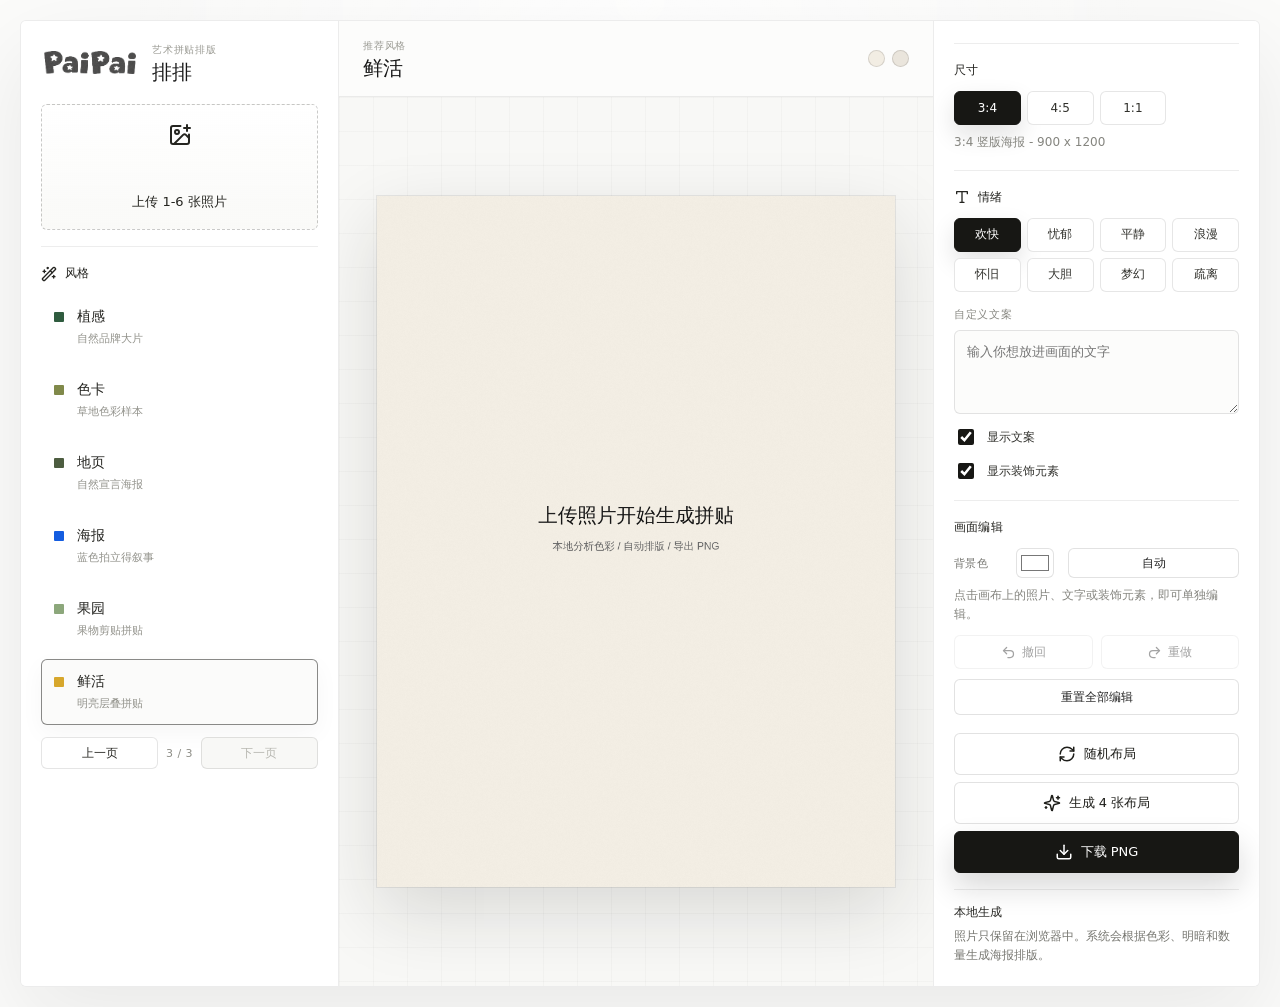
<file: index.html>
<!doctype html>
<html lang="zh-CN">
  <head>
    <meta charset="UTF-8" />
    <meta name="viewport" content="width=device-width, initial-scale=1.0" />
    <link rel="icon" type="image/png" href="./favicon.png?v=3" />
    <link rel="shortcut icon" href="./favicon.ico?v=3" />
    <link rel="apple-touch-icon" href="./favicon.png?v=3" />
    <title>&#25490;&#25490; PaiPai</title>
    <script type="module" crossorigin src="./assets/index-TgkvN9bP.js"></script>
    <link rel="stylesheet" crossorigin href="./assets/index-Co8rrN3u.css">
  </head>
  <body>
    <div id="root"></div>
  </body>
</html>
</file>
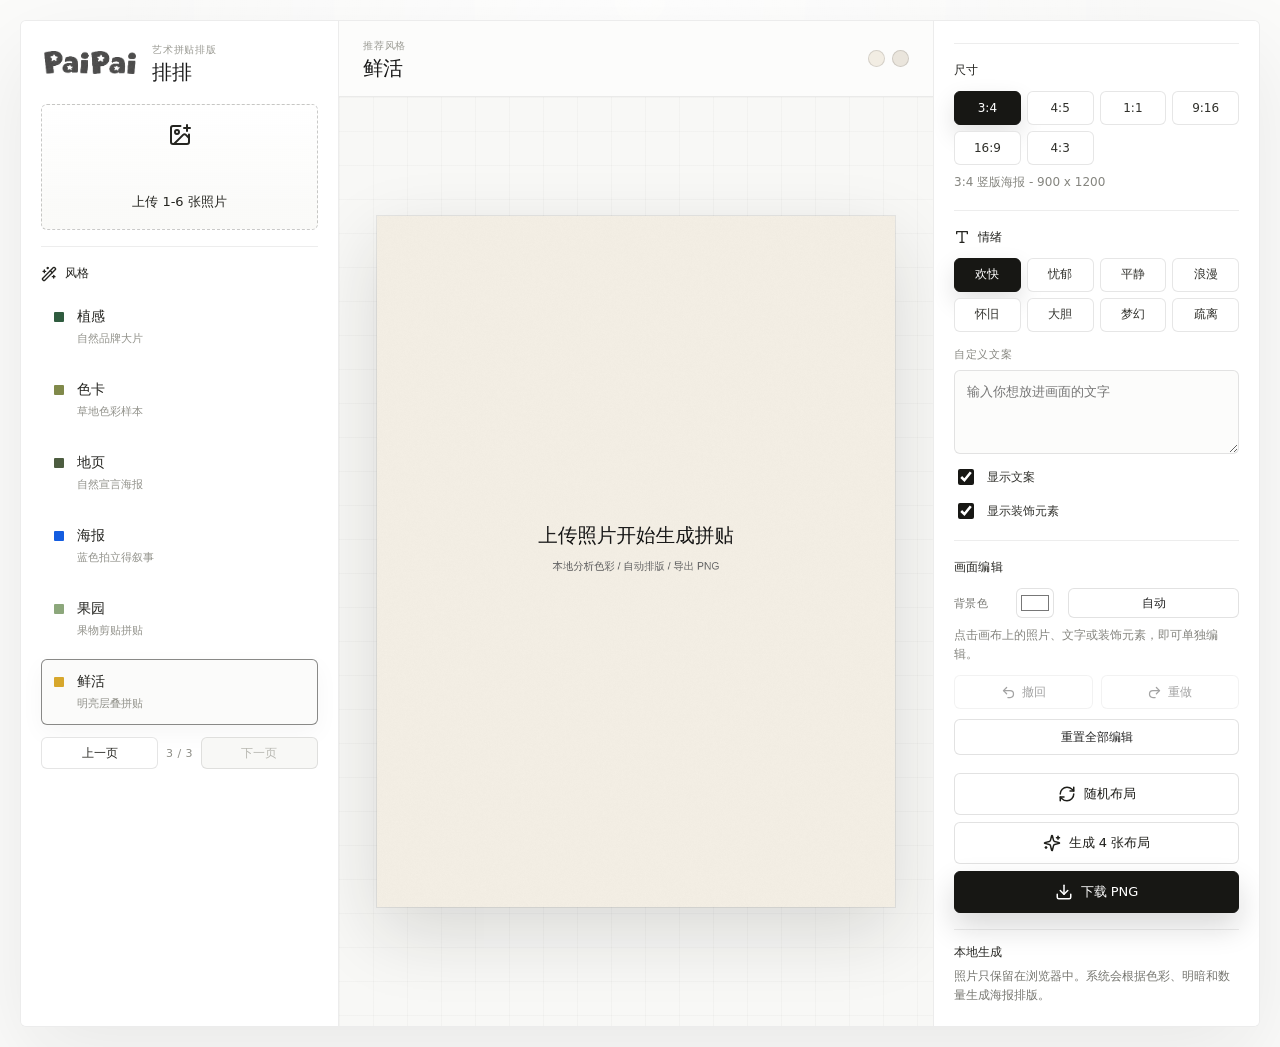
<file: PaiPai项目文件-GitHub部署/index.html>
<!doctype html>
<html lang="zh-CN">
  <head>
    <meta charset="UTF-8" />
    <meta name="viewport" content="width=device-width, initial-scale=1.0" />
    <link rel="icon" type="image/png" href="./favicon.png?v=3" />
    <link rel="shortcut icon" href="./favicon.ico?v=3" />
    <link rel="apple-touch-icon" href="./favicon.png?v=3" />
    <title>&#25490;&#25490; PaiPai</title>
    <script type="module" crossorigin src="./assets/index-KYns_9SV.js"></script>
    <link rel="stylesheet" crossorigin href="./assets/index-Co8rrN3u.css">
  </head>
  <body>
    <div id="root"></div>
  </body>
</html>
</file>
<file: assets/index-Co8rrN3u.css>
:root{color:#171717;background:#fbfbfa;font-family:Inter,PingFang SC,Microsoft YaHei,system-ui,-apple-system,BlinkMacSystemFont,Segoe UI,sans-serif;font-synthesis:none;text-rendering:optimizeLegibility}*{box-sizing:border-box}body{margin:0;min-width:320px;min-height:100vh;background:linear-gradient(180deg,#fff,#f7f7f4)}button,input,textarea{font:inherit}button{cursor:pointer;transition:background .16s ease,border-color .16s ease,color .16s ease,box-shadow .16s ease,transform .16s ease}.app-shell{min-height:100vh;padding:20px;background:radial-gradient(circle at 50% 0%,#ffffffeb,#fff0 42%),#fbfbfa}.workspace{display:grid;grid-template-columns:minmax(260px,318px) minmax(420px,1fr) minmax(270px,326px);gap:0;min-height:calc(100vh - 40px);overflow:hidden;background:#ffffffdb;border:1px solid rgba(24,24,22,.08);border-radius:6px;box-shadow:0 32px 88px #1a1a1714,0 1px #ffffffe6 inset}.panel,.preview-area{background:#ffffffc7}.panel{padding:22px 20px;overflow:auto}.panel:first-child{border-right:1px solid rgba(24,24,22,.08)}.panel-right{border-left:1px solid rgba(24,24,22,.08)}.brand{display:flex;gap:13px;align-items:center;margin-bottom:22px}.brand-logo{display:block;width:98px;height:auto;object-fit:contain;mix-blend-mode:multiply}.brand p,.topbar p{margin:0 0 5px;color:#9a9a93;font-size:10px;font-weight:400;text-transform:uppercase;letter-spacing:.08em}.brand h1,.topbar h2{margin:0;font-size:20px;font-weight:420;line-height:1;letter-spacing:0}.upload-zone{display:grid;min-height:126px;place-items:center;gap:9px;margin-bottom:16px;color:#252520;border:1px dashed rgba(36,36,32,.24);border-radius:6px;background:linear-gradient(180deg,#ffffffe6,#f7f7f4ad);font-size:13px;font-weight:320}.upload-zone:hover{border-color:#1818157a;background:#fff}.upload-zone input{position:absolute;width:1px;height:1px;opacity:0;pointer-events:none}.thumb-grid{display:grid;grid-template-columns:repeat(3,1fr);gap:7px;margin-bottom:20px}.thumb{position:relative;aspect-ratio:1;overflow:hidden;background:#e8e8e4;border-radius:4px}.thumb img{width:100%;height:100%;object-fit:cover}.thumb button{position:absolute;top:5px;right:5px;display:grid;width:22px;height:22px;place-items:center;color:#fff;background:#00000094;border:0;border-radius:50%}.control-group{padding:18px 0;border-top:1px solid rgba(20,20,20,.075)}.control-title{display:flex;gap:8px;align-items:center;margin-bottom:12px;color:#242420;font-size:12px;font-weight:420;letter-spacing:.02em}.style-list,.action-stack{display:grid;gap:7px}.style-card{display:grid;grid-template-columns:13px 1fr;gap:5px 10px;width:100%;padding:13px 12px;text-align:left;color:#242420;background:transparent;border:1px solid transparent;border-radius:6px}.style-card.selected{background:#fbfbfa;border-color:#18181680;box-shadow:0 8px 24px #1414120a}.style-card:hover{background:#fbfbfa;border-color:#18181629}.style-card span{width:10px;height:10px;margin-top:4px;border-radius:1px}.style-card strong{font-size:14px;font-weight:420}.style-card small{grid-column:2;color:#92928b;font-size:11px;font-weight:300}.style-pagination{display:grid;grid-template-columns:1fr auto 1fr;gap:8px;align-items:center;margin-top:12px}.style-pagination button{min-height:32px;color:#2a2a26;background:#fff;border:1px solid rgba(20,20,20,.11);border-radius:6px;font-size:12px;font-weight:320}.style-pagination button:disabled{cursor:default;color:#b8b8b2;background:#f8f8f6}.style-pagination button:not(:disabled):hover{border-color:#14141252;background:#fbfbfa}.style-pagination span{color:#8e8e87;font-size:11px;font-weight:320;letter-spacing:.04em}.preview-area{display:grid;grid-template-rows:auto minmax(0,1fr);min-width:0;overflow:hidden;background:#fcfcfb}.topbar{display:flex;justify-content:space-between;align-items:center;gap:14px;padding:18px 24px;border-bottom:1px solid rgba(24,24,22,.075)}.palette{display:flex;gap:7px}.palette span{width:17px;height:17px;border:1px solid rgba(0,0,0,.12);border-radius:50%}.canvas-wrap{position:relative;display:grid;place-items:center;min-height:0;padding:38px;overflow:hidden;background:linear-gradient(90deg,rgba(17,17,15,.025) 1px,transparent 1px),linear-gradient(180deg,rgba(17,17,15,.025) 1px,transparent 1px),#f8f8f6;background-size:34px 34px}canvas{position:relative;z-index:1;display:block;width:auto;max-width:100%;height:auto;max-height:calc(100vh - 128px);background:#fff;box-shadow:0 26px 70px #1c1c1824,0 0 0 1px #10100e14,0 1px #ffffffdb inset;cursor:crosshair;touch-action:none}.segmented,.theme-grid{display:grid;grid-template-columns:repeat(4,1fr);gap:6px}.segmented button,.theme-grid button{min-height:34px;padding:0 8px;color:#30302b;background:#fff;border:1px solid rgba(20,20,20,.105);border-radius:6px;font-size:12px;font-weight:320}.segmented button.active,.theme-grid button.active{color:#fff;background:#171714;border-color:#171714;box-shadow:0 10px 24px #1414111f}.segmented button:not(.active):hover,.theme-grid button:not(.active):hover,.secondary-action:hover,.reset-all:hover,.edit-actions button:hover,.batch-download:hover{border-color:#14141252;background:#fbfbfa}.copy-input{display:grid;gap:8px;margin-top:15px}.copy-input span{display:flex;align-items:center;justify-content:space-between;gap:8px;color:#888882;font-size:11px;font-weight:320;text-transform:uppercase;letter-spacing:.06em}.text-clear-button{min-height:24px;padding:0 8px;color:#252525;background:#fff;border:1px solid rgba(20,20,20,.12);border-radius:6px;font-size:11px;font-weight:320}.text-clear-button:hover{border-color:#14141252;background:#fbfbfa}.copy-input textarea{width:100%;resize:vertical;min-height:78px;padding:11px 12px;color:#171717;background:#fcfcfb;border:1px solid rgba(20,20,20,.11);border-radius:6px;outline:none;font-size:13px;line-height:1.55}.copy-input textarea:focus{border-color:#14141285;box-shadow:0 0 0 3px #14141209}.hint{margin:8px 0 0;color:#85857f;font-size:12px;line-height:1.55}.toggle-row{display:flex;gap:10px;align-items:center;margin-top:12px;color:#343430;font-size:12px;font-weight:320}.toggle-row input{width:16px;height:16px;accent-color:#171714}.layer-tabs{display:grid;grid-template-columns:repeat(3,1fr);gap:7px}.layer-tabs button,.edit-actions button{min-height:36px;color:#252525;background:#fff;border:1px solid rgba(20,20,20,.12);border-radius:6px;font-size:12px;font-weight:320}.layer-tabs button.active{color:#fff;background:#111}.range-row{display:grid;grid-template-columns:46px 1fr;gap:10px;align-items:center;margin-top:14px;color:#777772;font-size:11px;font-weight:320;text-transform:uppercase;letter-spacing:.04em}.color-row{display:grid;grid-template-columns:52px 42px 1fr;gap:10px;align-items:center;margin-top:12px;color:#777772;font-size:11px;font-weight:320;text-transform:uppercase;letter-spacing:.04em}.color-row input{width:38px;height:30px;padding:2px;background:#fff;border:1px solid rgba(20,20,20,.12);border-radius:6px}.color-row button{min-height:30px;color:#252525;background:#fff;border:1px solid rgba(20,20,20,.12);border-radius:6px;font-size:12px;font-weight:320}.color-row button:hover{border-color:#14141252;background:#fbfbfa}.range-row input{width:100%;accent-color:#171714}.crop-controls{padding:12px;margin-top:12px;background:#ffffffa3;border:1px solid rgba(20,20,20,.08);border-radius:6px}.crop-controls p{margin:0 0 2px;color:#343430;font-size:12px;font-weight:360}.crop-controls .range-row{grid-template-columns:72px 1fr;margin-top:10px}.crop-controls button{width:100%;min-height:32px;margin-top:10px;color:#252525;background:#fff;border:1px solid rgba(20,20,20,.12);border-radius:6px;font-size:12px;font-weight:320}.edit-actions,.history-actions{display:grid;grid-template-columns:repeat(2,1fr);gap:8px;margin-top:12px}.history-actions button{display:flex;align-items:center;justify-content:center;gap:6px;min-height:34px;color:#252525;background:#fff;border:1px solid rgba(20,20,20,.12);border-radius:6px;font-size:12px;font-weight:320}.history-actions button:hover:not(:disabled){border-color:#14141252;background:#fbfbfa}.history-actions button:disabled{cursor:not-allowed;opacity:.42}.reset-all{width:100%;min-height:36px;margin-top:10px;color:#252525;background:#fff;border:1px solid rgba(20,20,20,.12);border-radius:6px;font-size:12px;font-weight:320}.primary-action,.secondary-action{display:flex;justify-content:center;align-items:center;gap:8px;min-height:42px;border-radius:6px;font-size:13px}.primary-action:disabled,.secondary-action:disabled{cursor:wait;opacity:.55}.primary-action{color:#fff;background:#171714;border:1px solid #171714;font-weight:420;box-shadow:0 14px 30px #14141229}.primary-action:hover{background:#2a2a25;transform:translateY(-1px)}.secondary-action{color:#1e1e1a;background:#fff;border:1px solid rgba(20,20,20,.12);font-weight:320}.insight-card{margin-top:16px;padding:14px 0 0;color:#242420;background:transparent;border-top:1px solid rgba(20,20,20,.08);font-size:12px}.batch-panel{padding:16px 0;border-top:1px solid rgba(20,20,20,.08)}.batch-grid{display:grid;grid-template-columns:repeat(2,minmax(0,1fr));gap:9px}.batch-item{display:grid;gap:7px}.batch-preview{overflow:hidden;padding:0;background:#f7f7f5;border:1px solid rgba(20,20,20,.12);border-radius:6px}.batch-preview img{display:block;width:100%;aspect-ratio:3 / 4;object-fit:cover}.batch-download{min-height:32px;color:#202020;background:#fff;border:1px solid rgba(20,20,20,.14);border-radius:6px;font-size:11px;font-weight:320}.insight-card p{margin:6px 0 0;color:#777771;font-size:12px;line-height:1.55}@media(max-width:1100px){.workspace{grid-template-columns:minmax(230px,290px) minmax(360px,1fr)}.panel-right{grid-column:1 / -1;display:grid;grid-template-columns:repeat(3,1fr);gap:18px;border-top:1px solid rgba(24,24,22,.08)}.panel-right .control-group{border-top:0;padding:0}.insight-card{margin-top:0}}@media(max-width:760px){.app-shell{padding:10px}.workspace,.panel-right{grid-template-columns:1fr}.workspace{min-height:auto;overflow:visible}.panel:first-child,.panel-right{border-right:0;border-left:0}.preview-area{min-height:560px}.topbar{align-items:flex-start;flex-direction:column}.canvas-wrap{padding:12px}canvas{max-height:72vh}}
</file>
<file: PaiPai项目文件-GitHub部署/assets/index-Co8rrN3u.css>
:root{color:#171717;background:#fbfbfa;font-family:Inter,PingFang SC,Microsoft YaHei,system-ui,-apple-system,BlinkMacSystemFont,Segoe UI,sans-serif;font-synthesis:none;text-rendering:optimizeLegibility}*{box-sizing:border-box}body{margin:0;min-width:320px;min-height:100vh;background:linear-gradient(180deg,#fff,#f7f7f4)}button,input,textarea{font:inherit}button{cursor:pointer;transition:background .16s ease,border-color .16s ease,color .16s ease,box-shadow .16s ease,transform .16s ease}.app-shell{min-height:100vh;padding:20px;background:radial-gradient(circle at 50% 0%,#ffffffeb,#fff0 42%),#fbfbfa}.workspace{display:grid;grid-template-columns:minmax(260px,318px) minmax(420px,1fr) minmax(270px,326px);gap:0;min-height:calc(100vh - 40px);overflow:hidden;background:#ffffffdb;border:1px solid rgba(24,24,22,.08);border-radius:6px;box-shadow:0 32px 88px #1a1a1714,0 1px #ffffffe6 inset}.panel,.preview-area{background:#ffffffc7}.panel{padding:22px 20px;overflow:auto}.panel:first-child{border-right:1px solid rgba(24,24,22,.08)}.panel-right{border-left:1px solid rgba(24,24,22,.08)}.brand{display:flex;gap:13px;align-items:center;margin-bottom:22px}.brand-logo{display:block;width:98px;height:auto;object-fit:contain;mix-blend-mode:multiply}.brand p,.topbar p{margin:0 0 5px;color:#9a9a93;font-size:10px;font-weight:400;text-transform:uppercase;letter-spacing:.08em}.brand h1,.topbar h2{margin:0;font-size:20px;font-weight:420;line-height:1;letter-spacing:0}.upload-zone{display:grid;min-height:126px;place-items:center;gap:9px;margin-bottom:16px;color:#252520;border:1px dashed rgba(36,36,32,.24);border-radius:6px;background:linear-gradient(180deg,#ffffffe6,#f7f7f4ad);font-size:13px;font-weight:320}.upload-zone:hover{border-color:#1818157a;background:#fff}.upload-zone input{position:absolute;width:1px;height:1px;opacity:0;pointer-events:none}.thumb-grid{display:grid;grid-template-columns:repeat(3,1fr);gap:7px;margin-bottom:20px}.thumb{position:relative;aspect-ratio:1;overflow:hidden;background:#e8e8e4;border-radius:4px}.thumb img{width:100%;height:100%;object-fit:cover}.thumb button{position:absolute;top:5px;right:5px;display:grid;width:22px;height:22px;place-items:center;color:#fff;background:#00000094;border:0;border-radius:50%}.control-group{padding:18px 0;border-top:1px solid rgba(20,20,20,.075)}.control-title{display:flex;gap:8px;align-items:center;margin-bottom:12px;color:#242420;font-size:12px;font-weight:420;letter-spacing:.02em}.style-list,.action-stack{display:grid;gap:7px}.style-card{display:grid;grid-template-columns:13px 1fr;gap:5px 10px;width:100%;padding:13px 12px;text-align:left;color:#242420;background:transparent;border:1px solid transparent;border-radius:6px}.style-card.selected{background:#fbfbfa;border-color:#18181680;box-shadow:0 8px 24px #1414120a}.style-card:hover{background:#fbfbfa;border-color:#18181629}.style-card span{width:10px;height:10px;margin-top:4px;border-radius:1px}.style-card strong{font-size:14px;font-weight:420}.style-card small{grid-column:2;color:#92928b;font-size:11px;font-weight:300}.style-pagination{display:grid;grid-template-columns:1fr auto 1fr;gap:8px;align-items:center;margin-top:12px}.style-pagination button{min-height:32px;color:#2a2a26;background:#fff;border:1px solid rgba(20,20,20,.11);border-radius:6px;font-size:12px;font-weight:320}.style-pagination button:disabled{cursor:default;color:#b8b8b2;background:#f8f8f6}.style-pagination button:not(:disabled):hover{border-color:#14141252;background:#fbfbfa}.style-pagination span{color:#8e8e87;font-size:11px;font-weight:320;letter-spacing:.04em}.preview-area{display:grid;grid-template-rows:auto minmax(0,1fr);min-width:0;overflow:hidden;background:#fcfcfb}.topbar{display:flex;justify-content:space-between;align-items:center;gap:14px;padding:18px 24px;border-bottom:1px solid rgba(24,24,22,.075)}.palette{display:flex;gap:7px}.palette span{width:17px;height:17px;border:1px solid rgba(0,0,0,.12);border-radius:50%}.canvas-wrap{position:relative;display:grid;place-items:center;min-height:0;padding:38px;overflow:hidden;background:linear-gradient(90deg,rgba(17,17,15,.025) 1px,transparent 1px),linear-gradient(180deg,rgba(17,17,15,.025) 1px,transparent 1px),#f8f8f6;background-size:34px 34px}canvas{position:relative;z-index:1;display:block;width:auto;max-width:100%;height:auto;max-height:calc(100vh - 128px);background:#fff;box-shadow:0 26px 70px #1c1c1824,0 0 0 1px #10100e14,0 1px #ffffffdb inset;cursor:crosshair;touch-action:none}.segmented,.theme-grid{display:grid;grid-template-columns:repeat(4,1fr);gap:6px}.segmented button,.theme-grid button{min-height:34px;padding:0 8px;color:#30302b;background:#fff;border:1px solid rgba(20,20,20,.105);border-radius:6px;font-size:12px;font-weight:320}.segmented button.active,.theme-grid button.active{color:#fff;background:#171714;border-color:#171714;box-shadow:0 10px 24px #1414111f}.segmented button:not(.active):hover,.theme-grid button:not(.active):hover,.secondary-action:hover,.reset-all:hover,.edit-actions button:hover,.batch-download:hover{border-color:#14141252;background:#fbfbfa}.copy-input{display:grid;gap:8px;margin-top:15px}.copy-input span{display:flex;align-items:center;justify-content:space-between;gap:8px;color:#888882;font-size:11px;font-weight:320;text-transform:uppercase;letter-spacing:.06em}.text-clear-button{min-height:24px;padding:0 8px;color:#252525;background:#fff;border:1px solid rgba(20,20,20,.12);border-radius:6px;font-size:11px;font-weight:320}.text-clear-button:hover{border-color:#14141252;background:#fbfbfa}.copy-input textarea{width:100%;resize:vertical;min-height:78px;padding:11px 12px;color:#171717;background:#fcfcfb;border:1px solid rgba(20,20,20,.11);border-radius:6px;outline:none;font-size:13px;line-height:1.55}.copy-input textarea:focus{border-color:#14141285;box-shadow:0 0 0 3px #14141209}.hint{margin:8px 0 0;color:#85857f;font-size:12px;line-height:1.55}.toggle-row{display:flex;gap:10px;align-items:center;margin-top:12px;color:#343430;font-size:12px;font-weight:320}.toggle-row input{width:16px;height:16px;accent-color:#171714}.layer-tabs{display:grid;grid-template-columns:repeat(3,1fr);gap:7px}.layer-tabs button,.edit-actions button{min-height:36px;color:#252525;background:#fff;border:1px solid rgba(20,20,20,.12);border-radius:6px;font-size:12px;font-weight:320}.layer-tabs button.active{color:#fff;background:#111}.range-row{display:grid;grid-template-columns:46px 1fr;gap:10px;align-items:center;margin-top:14px;color:#777772;font-size:11px;font-weight:320;text-transform:uppercase;letter-spacing:.04em}.color-row{display:grid;grid-template-columns:52px 42px 1fr;gap:10px;align-items:center;margin-top:12px;color:#777772;font-size:11px;font-weight:320;text-transform:uppercase;letter-spacing:.04em}.color-row input{width:38px;height:30px;padding:2px;background:#fff;border:1px solid rgba(20,20,20,.12);border-radius:6px}.color-row button{min-height:30px;color:#252525;background:#fff;border:1px solid rgba(20,20,20,.12);border-radius:6px;font-size:12px;font-weight:320}.color-row button:hover{border-color:#14141252;background:#fbfbfa}.range-row input{width:100%;accent-color:#171714}.crop-controls{padding:12px;margin-top:12px;background:#ffffffa3;border:1px solid rgba(20,20,20,.08);border-radius:6px}.crop-controls p{margin:0 0 2px;color:#343430;font-size:12px;font-weight:360}.crop-controls .range-row{grid-template-columns:72px 1fr;margin-top:10px}.crop-controls button{width:100%;min-height:32px;margin-top:10px;color:#252525;background:#fff;border:1px solid rgba(20,20,20,.12);border-radius:6px;font-size:12px;font-weight:320}.edit-actions,.history-actions{display:grid;grid-template-columns:repeat(2,1fr);gap:8px;margin-top:12px}.history-actions button{display:flex;align-items:center;justify-content:center;gap:6px;min-height:34px;color:#252525;background:#fff;border:1px solid rgba(20,20,20,.12);border-radius:6px;font-size:12px;font-weight:320}.history-actions button:hover:not(:disabled){border-color:#14141252;background:#fbfbfa}.history-actions button:disabled{cursor:not-allowed;opacity:.42}.reset-all{width:100%;min-height:36px;margin-top:10px;color:#252525;background:#fff;border:1px solid rgba(20,20,20,.12);border-radius:6px;font-size:12px;font-weight:320}.primary-action,.secondary-action{display:flex;justify-content:center;align-items:center;gap:8px;min-height:42px;border-radius:6px;font-size:13px}.primary-action:disabled,.secondary-action:disabled{cursor:wait;opacity:.55}.primary-action{color:#fff;background:#171714;border:1px solid #171714;font-weight:420;box-shadow:0 14px 30px #14141229}.primary-action:hover{background:#2a2a25;transform:translateY(-1px)}.secondary-action{color:#1e1e1a;background:#fff;border:1px solid rgba(20,20,20,.12);font-weight:320}.insight-card{margin-top:16px;padding:14px 0 0;color:#242420;background:transparent;border-top:1px solid rgba(20,20,20,.08);font-size:12px}.batch-panel{padding:16px 0;border-top:1px solid rgba(20,20,20,.08)}.batch-grid{display:grid;grid-template-columns:repeat(2,minmax(0,1fr));gap:9px}.batch-item{display:grid;gap:7px}.batch-preview{overflow:hidden;padding:0;background:#f7f7f5;border:1px solid rgba(20,20,20,.12);border-radius:6px}.batch-preview img{display:block;width:100%;aspect-ratio:3 / 4;object-fit:cover}.batch-download{min-height:32px;color:#202020;background:#fff;border:1px solid rgba(20,20,20,.14);border-radius:6px;font-size:11px;font-weight:320}.insight-card p{margin:6px 0 0;color:#777771;font-size:12px;line-height:1.55}@media(max-width:1100px){.workspace{grid-template-columns:minmax(230px,290px) minmax(360px,1fr)}.panel-right{grid-column:1 / -1;display:grid;grid-template-columns:repeat(3,1fr);gap:18px;border-top:1px solid rgba(24,24,22,.08)}.panel-right .control-group{border-top:0;padding:0}.insight-card{margin-top:0}}@media(max-width:760px){.app-shell{padding:10px}.workspace,.panel-right{grid-template-columns:1fr}.workspace{min-height:auto;overflow:visible}.panel:first-child,.panel-right{border-right:0;border-left:0}.preview-area{min-height:560px}.topbar{align-items:flex-start;flex-direction:column}.canvas-wrap{padding:12px}canvas{max-height:72vh}}
</file>
